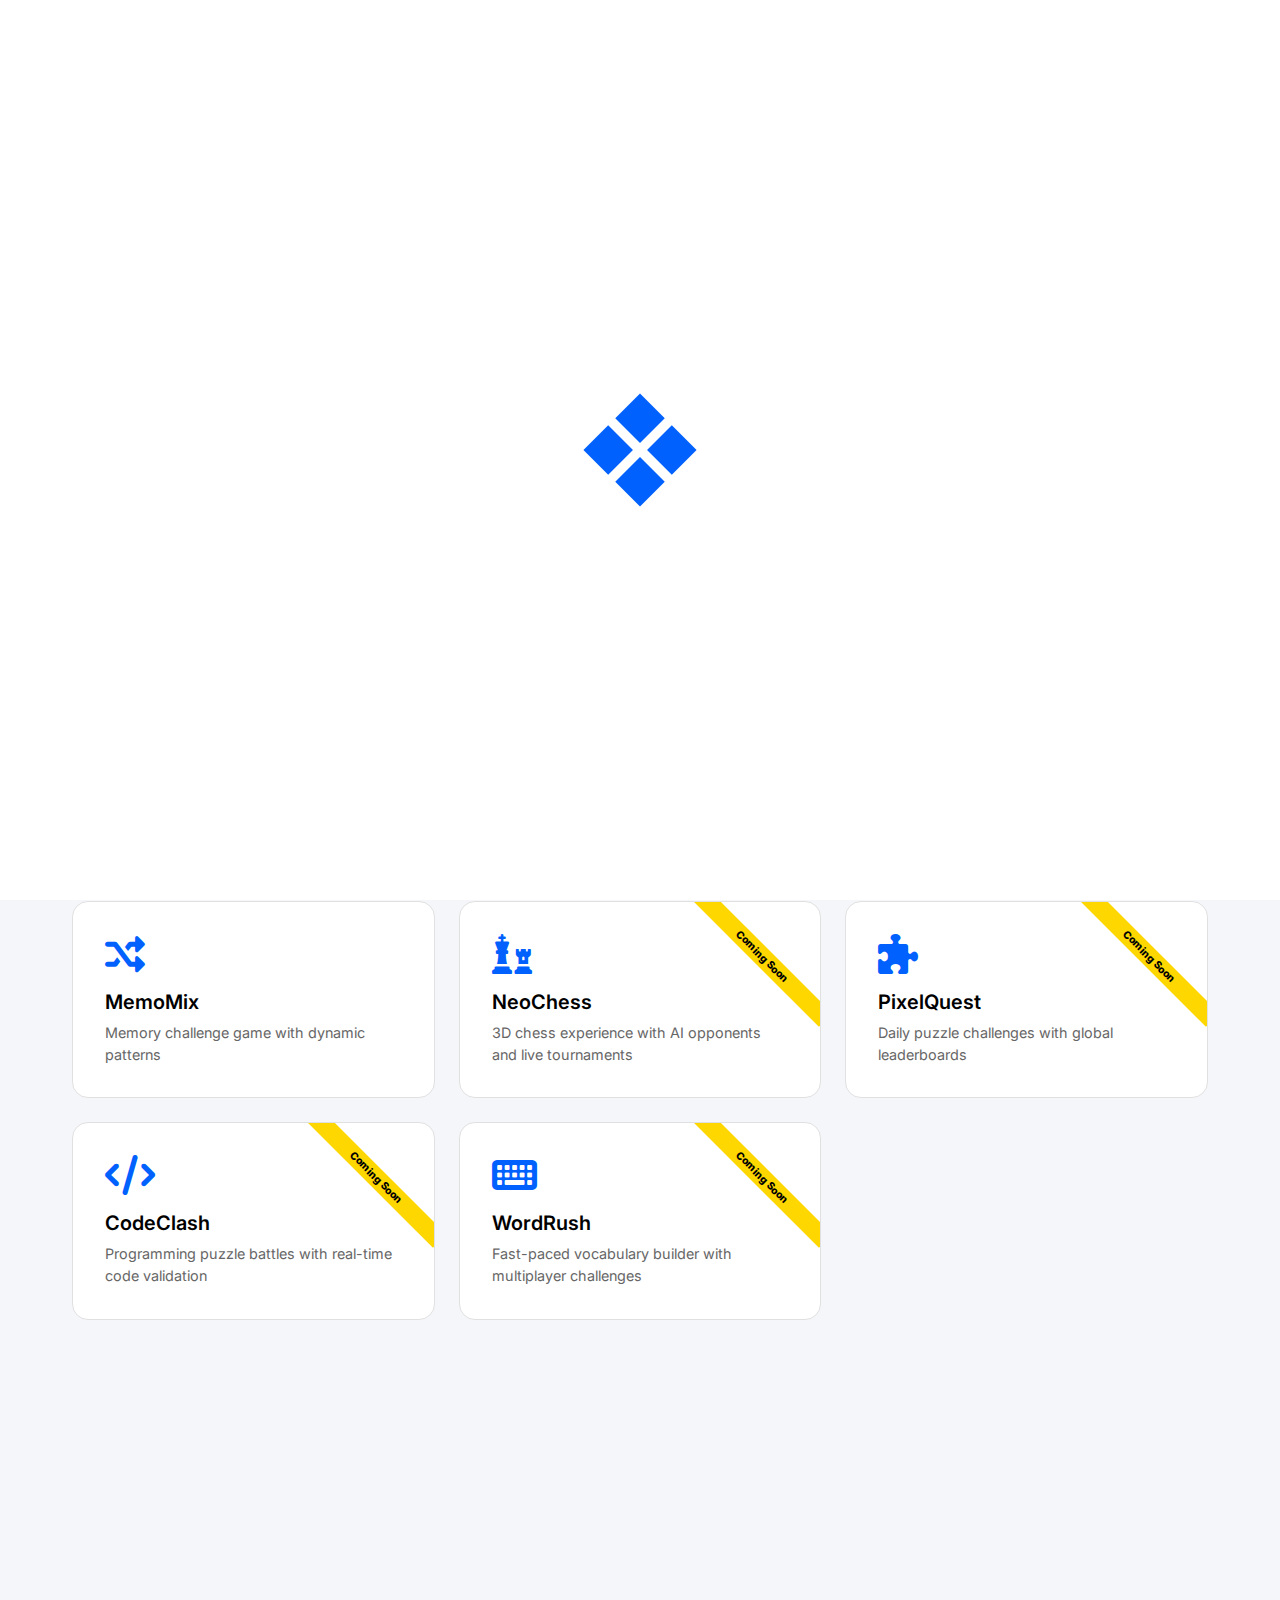
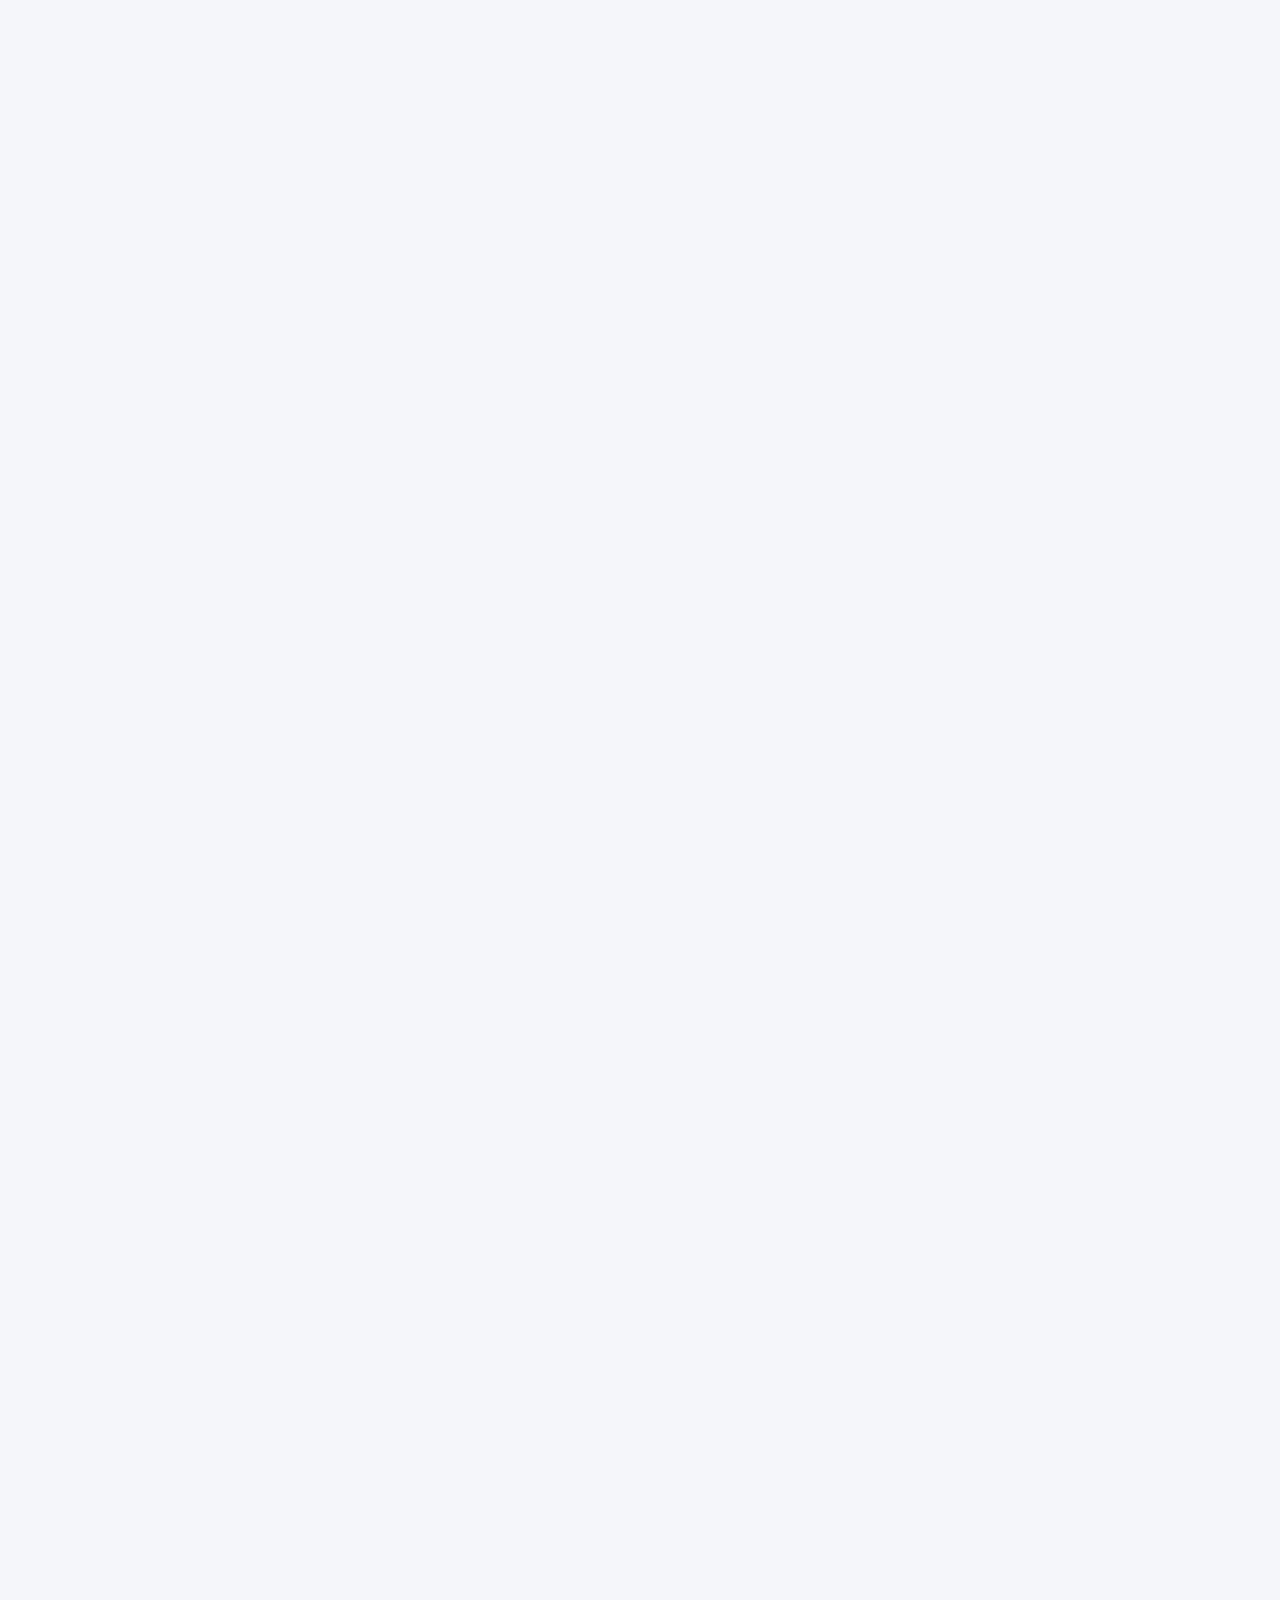
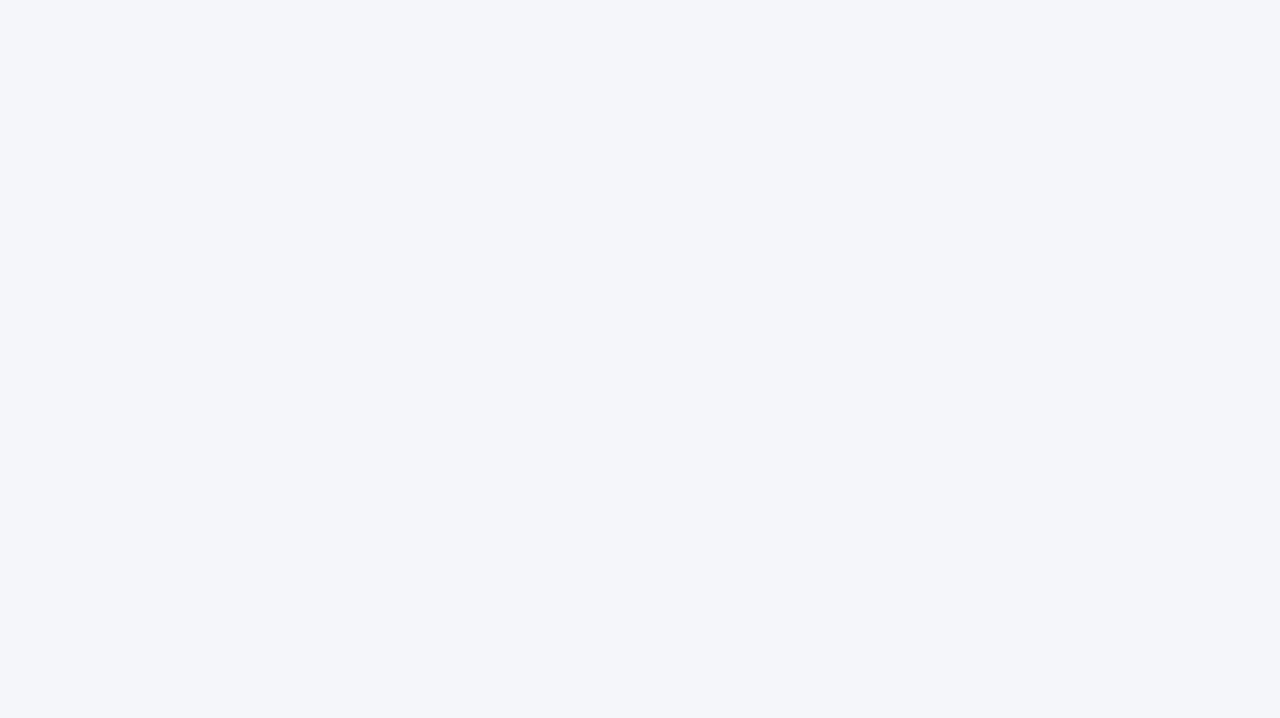
<file: index.html>
<!DOCTYPE html>
<html lang="en">

<head>
    <link rel="apple-touch-icon" sizes="180x180" href="images/apple-touch-icon.png">
    <link rel="icon" type="image/png" sizes="32x32" href="images/favicon-32x32.png">
    <link rel="icon" type="image/png" sizes="16x16" href="images/favicon-16x16.png">
    <link rel="manifest" href="/site.webmanifest">
    <meta charset="UTF-8">
    <meta name="viewport" content="width=device-width, initial-scale=1.0">
    <title>Lazzerex Digital Labs</title>
    <link rel="stylesheet" href="styles.css">
    <link href="https://fonts.googleapis.com/css2?family=Inter:wght@300;400;500;600;700&display=swap" rel="stylesheet">
    <link rel="stylesheet" href="https://cdnjs.cloudflare.com/ajax/libs/font-awesome/6.0.0/css/all.min.css">

</head>

<body>
    <div class="loading-overlay">
        <div class="loader">
            <div class="loader-square"></div>
            <div class="loader-square"></div>
            <div class="loader-square"></div>
            <div class="loader-square"></div>
        </div>
    </div>

    <nav class="navbar">
        <div class="logo">Lazzerex Digital Labs</div>
    </nav>

    <!-- Add Hero Section -->
    <section class="hero animate-on-scroll">
        <div class="hero-content">
            <h1>Digital Playground for Modern Minds</h1>
            <p class="hero-subtext">Experience reinvented classic games with cutting-edge technology and sleek design</p>
            
            <div class="cta-buttons">
                <a href="#games" class="cta-button">Explore Games</a>
                <a href="#projects" class="cta-button outline">View Projects</a>
            </div>

        <div class="stats-container">
            <div class="stat-item">
                <div class="stat-number">40+</div>
                <div class="stat-label">Games Played</div>
            </div>
            <div class="stat-item">
                <div class="stat-number">8+</div>
                <div class="stat-label">Active Players</div>
            </div>
            <div class="stat-item">
                <div class="stat-number">98%</div>
                <div class="stat-label">Positive Ratings</div>
            </div>
        </div>
    </section>

    <div class="container" id="games">
        <div class="grid animate-on-scroll">
            <a href="https://neo-sweeper.vercel.app/" class="project-block" target="_blank">
                <i class="project-icon fas fa-bomb"></i>
                <div class="project-title">NeoSweeper</div>
                <div class="project-desc">Modern twist on classic minesweeper with enhanced visuals and gameplay
                    mechanics</div>
            </a>

            <a href="https://neo-sudoku.vercel.app/" class="project-block" target="_blank">
                <i class="project-icon fas fa-border-all"></i>
                <div class="project-title">NeoSudoku</div>
                <div class="project-desc">Intelligent number puzzle game with multiple difficulty levels and hints</div>
            </a>

            <a href="https://neo-2048.vercel.app/" class="project-block" target="_blank">
                <i class="project-icon fas fa-superscript"></i>
                <div class="project-title">Neo2048</div>
                <div class="project-desc">Reimagined sliding block puzzle with smooth animations</div>
            </a>

            <a href="https://memomix.vercel.app/" class="project-block" target="_blank">
                <i class="project-icon fas fa-shuffle"></i>
                <div class="project-title">MemoMix</div>
                <div class="project-desc">Memory challenge game with dynamic patterns</div>
            </a>
            <div class="project-block coming-soon">
                <i class="project-icon fas fa-chess"></i>
                <div class="project-title">NeoChess</div>
                <div class="project-desc">3D chess experience with AI opponents and live tournaments</div>
            </div>

            <div class="project-block coming-soon">
                <i class="project-icon fas fa-puzzle-piece"></i>
                <div class="project-title">PixelQuest</div>
                <div class="project-desc">Daily puzzle challenges with global leaderboards</div>
            </div>


            <div class="project-block coming-soon">
                <i class="project-icon fas fa-code"></i>
                <div class="project-title">CodeClash</div>
                <div class="project-desc">Programming puzzle battles with real-time code validation</div>
            </div>

            <div class="project-block coming-soon">
                <i class="project-icon fas fa-keyboard"></i>
                <div class="project-title">WordRush</div>
                <div class="project-desc">Fast-paced vocabulary builder with multiplayer challenges</div>
            </div>
        </div>
    </div>

    <!-- Side Projects Section -->
    <section class="featured-section animate-on-scroll" id="projects">
        <div class="container">
            <h2 style="text-align: center; margin-bottom: 2rem;">Side Projects & Experiments</h2>
            <div class="grid">
                <a href="https://github.com/lazzerex/task-flow" class="project-block" target="_blank">
                    <i class="project-icon fas fa-tasks" style="color: #3b82f6;"></i>
                    <div class="project-title">TaskFlow</div>
                    <div class="project-desc">
                        Full-featured task management system with priority levels, due dates,
                        and collaborative workspaces. Built with Laravel and Tailwind CSS.
                    </div>
                    <div class="tech-stack">
                        <span class="tech-pill">Laravel</span>
                        <span class="tech-pill">Tailwind</span>
                        <span class="tech-pill">MySQL</span>
                    </div>
                </a>

                <a href="https://github.com/lazzerex/portfolio-layout" class="project-block" target="_blank">
                    <i class="project-icon fas fa-laptop-code" style="color: #10b981;"></i>
                    <div class="project-title">Portfolio Architect</div>
                    <div class="project-desc">
                        Modern portfolio template system with dynamic content loading and
                        interactive elements. Powered by Laravel and Alpine.js.
                    </div>
                    <div class="tech-stack">
                        <span class="tech-pill">Alpine.js</span>
                        <span class="tech-pill">Laravel</span>
                        <span class="tech-pill">Tailwind</span>
                    </div>
                </a>
            </div>
        </div>
    </section>

    <!-- Featured Section -->
    <section class="featured-section animate-on-scroll">
        <div class="container">
            <h2 style="text-align: center; margin-bottom: 2rem;">Why Choose Our Games?</h2>
            <div class="grid">
                <div class="project-block" style="background: #f8f9fa;">
                    <i class="project-icon fas fa-rocket" style="color: #ff6b6b;"></i>
                    <div class="project-title">Instant Play</div>
                    <div class="project-desc">No downloads required - play directly in your browser</div>
                </div>
                <div class="project-block" style="background: #f8f9fa;">
                    <i class="project-icon fas fa-mobile-alt" style="color: #4ecdc4;"></i>
                    <div class="project-title">Mobile Optimized</div>
                    <div class="project-desc">Seamless experience across all devices</div>
                </div>
                <div class="project-block" style="background: #f8f9fa;">
                    <i class="project-icon fas fa-shield-alt" style="color: #ffd700;"></i>
                    <div class="project-title">Safe & Secure</div>
                    <div class="project-desc">Ad-free environment with privacy protection</div>
                </div>
            </div>
        </div>
    </section>

    
    <section class="features-section animate-on-scroll">
        <div class="container">
            <h2 class="section-title" style="text-align: center; margin-bottom: 2rem;">Why Developers Love Our Stack</h2>
            <div class="grid grid-three-col">
                <div class="feature-card">
                    <i class="fas fa-bolt feature-icon"></i>
                    <h3>Lightning Fast</h3>
                    <p>Optimized WebGL rendering and efficient state management</p>
                </div>
                <div class="feature-card">
                    <i class="fas fa-lock feature-icon"></i>
                    <h3>Secure by Design</h3>
                    <p>End-to-end encryption and regular security audits</p>
                </div>
                <div class="feature-card">
                    <i class="fas fa-code-branch feature-icon"></i>
                    <h3>Open Source</h3>
                    <p>Community-driven development with MIT licensing</p>
                </div>
            </div>
        </div>
    </section>
    
    <section class="newsletter-section animate-on-scroll">
        <div class="container">
            <div class="newsletter-card">
                <div class="newsletter-content">
                    <h2>Join Our Developer Circle</h2>
                    <p>Get early access to new projects and exclusive technical insights</p>
                    <form class="newsletter-form">
                        <input type="email" placeholder="Your best email..." required>
                        <button type="submit">Subscribe <i class="fas fa-arrow-right"></i></button>
                    </form>
                </div>
                <div class="newsletter-graphic">
                    <div class="pulsing-dot"></div>
                    <div class="connecting-line"></div>
                </div>
            </div>
        </div>
    </section>

    <!-- Footer -->
    <footer class="footer">
        <p>© 2025 Lazzerex Digital Labs. All rights reserved.</p>
        <div class="social-links">
            <a href="#"><i class="fab fa-twitter"></i></a>
            <a href="#"><i class="fab fa-discord"></i></a>
            <a href="#"><i class="fab fa-github"></i></a>
            <a href="#"><i class="fas fa-envelope"></i></a>
        </div>
    </footer>
    <script src="script.js"></script>
</body>

</html>
</file>
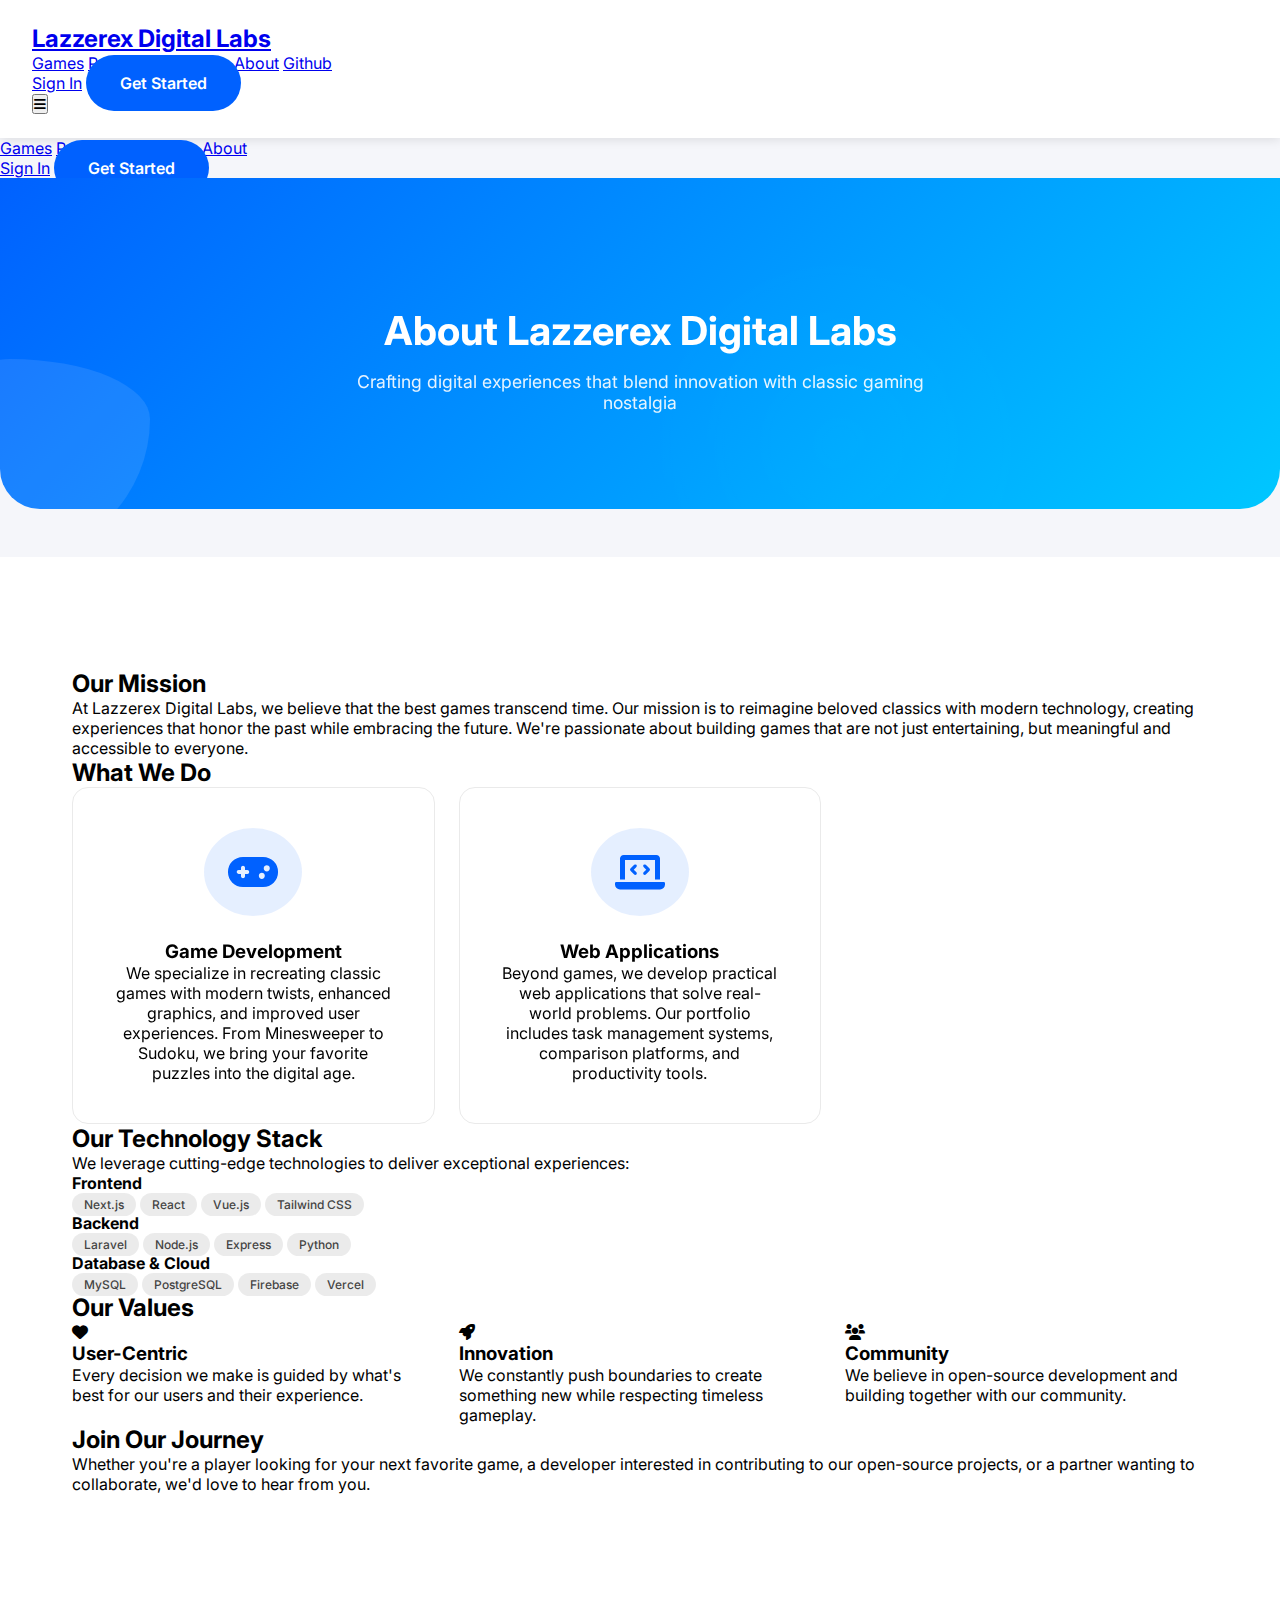
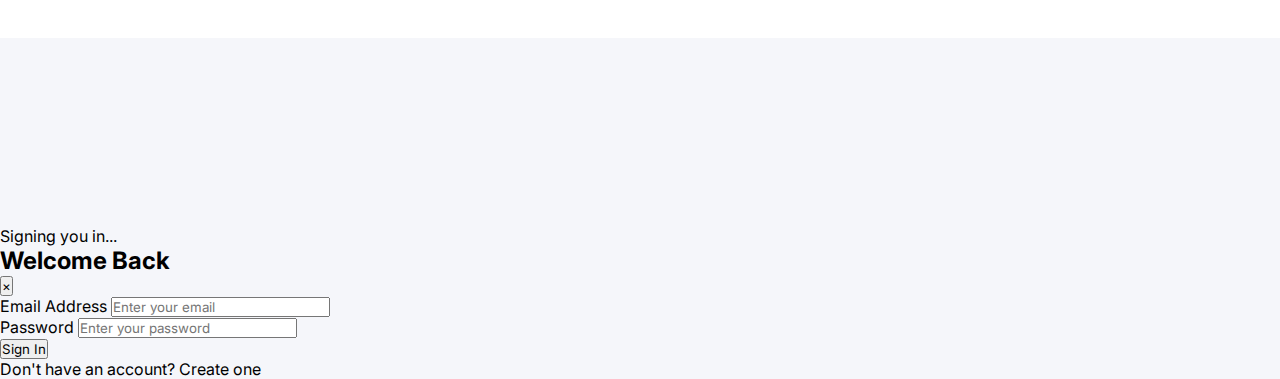
<file: about.html>
<!DOCTYPE html>
<html lang="en">

<head>
    <link rel="apple-touch-icon" sizes="180x180" href="images/apple-touch-icon.png">
    <link rel="icon" type="image/png" sizes="32x32" href="images/favicon-32x32.png">
    <link rel="icon" type="image/png" sizes="16x16" href="images/favicon-16x16.png">
    <link rel="manifest" href="/site.webmanifest">
    <meta charset="UTF-8">
    <meta name="viewport" content="width=device-width, initial-scale=1.0">
    <title>About - Lazzerex Digital Labs</title>
    <link rel="stylesheet" href="styles.css">
    <link href="https://fonts.googleapis.com/css2?family=Inter:wght@300;400;500;600;700&display=swap" rel="stylesheet">
    <link rel="stylesheet" href="https://cdnjs.cloudflare.com/ajax/libs/font-awesome/6.0.0/css/all.min.css">
</head>

<body>
    <header>
        <nav class="navbar">
            <div class="navbar-container">
                <div class="logo">
                    <a href="index.html">Lazzerex Digital Labs</a>
                </div>
                
                <div class="nav-links">
                    <a href="index.html#games" class="nav-item">Games</a>
                    <a href="index.html#projects" class="nav-item">Projects</a>
                    <a href="index.html#web-apps" class="nav-item">Web Apps</a>
                    <a href="about.html" class="nav-item active">About</a>
                    <a href="https://github.com/lazzerex" target="_blank" class="nav-item">Github</a>
                </div>
                
                <div class="nav-buttons" id="navButtons">
                    <div id="guestButtons">
                        <a href="#" class="login-button" onclick="openAuthModal('signin')">Sign In</a>
                        <a href="#" class="cta-button nav-cta" onclick="openAuthModal('signup')">Get Started</a>
                    </div>
                    
                    <div id="userProfile" class="user-profile" style="display: none;">
                        <div class="user-avatar" id="userAvatar" title="User Profile">JD</div>
                        <button class="sign-out-btn" onclick="signOut()">Sign Out</button>
                    </div>
                </div>
                
                <button class="mobile-menu-toggle" aria-label="Toggle mobile menu">
                    <i class="fas fa-bars"></i>
                </button>
            </div>
        </nav>
        
        <div class="mobile-menu">
            <a href="index.html#games" class="mobile-menu-item">Games</a>
            <a href="index.html#projects" class="mobile-menu-item">Projects</a>
            <a href="index.html#web-apps" class="mobile-menu-item">Web Apps</a>
            <a href="about.html" class="mobile-menu-item">About</a>
            <div class="mobile-buttons">
                <a href="#" class="login-button mobile">Sign In</a>
                <a href="#" class="cta-button mobile">Get Started</a>
            </div>
        </div>
    </header>

    <!-- About Hero Section -->
    <section class="hero about-hero">
        <div class="hero-content">
            <h1>About Lazzerex Digital Labs</h1>
            <p class="hero-subtext">Crafting digital experiences that blend innovation with classic gaming nostalgia</p>
        </div>
    </section>

    <!-- Mission Section -->
    <section class="featured-section">
        <div class="container">
            <div class="about-content">
                <div class="about-section">
                    <h2>Our Mission</h2>
                    <p>At Lazzerex Digital Labs, we believe that the best games transcend time. Our mission is to reimagine beloved classics with modern technology, creating experiences that honor the past while embracing the future. We're passionate about building games that are not just entertaining, but meaningful and accessible to everyone.</p>
                </div>

                <div class="about-section">
                    <h2>What We Do</h2>
                    <div class="grid grid-two-col">
                        <div class="feature-card">
                            <i class="fas fa-gamepad feature-icon"></i>
                            <h3>Game Development</h3>
                            <p>We specialize in recreating classic games with modern twists, enhanced graphics, and improved user experiences. From Minesweeper to Sudoku, we bring your favorite puzzles into the digital age.</p>
                        </div>
                        <div class="feature-card">
                            <i class="fas fa-laptop-code feature-icon"></i>
                            <h3>Web Applications</h3>
                            <p>Beyond games, we develop practical web applications that solve real-world problems. Our portfolio includes task management systems, comparison platforms, and productivity tools.</p>
                        </div>
                    </div>
                </div>

                <div class="about-section">
                    <h2>Our Technology Stack</h2>
                    <p>We leverage cutting-edge technologies to deliver exceptional experiences:</p>
                    <div class="tech-showcase">
                        <div class="tech-category">
                            <h4>Frontend</h4>
                            <div class="tech-pills">
                                <span class="tech-pill">Next.js</span>
                                <span class="tech-pill">React</span>
                                <span class="tech-pill">Vue.js</span>
                                <span class="tech-pill">Tailwind CSS</span>
                            </div>
                        </div>
                        <div class="tech-category">
                            <h4>Backend</h4>
                            <div class="tech-pills">
                                <span class="tech-pill">Laravel</span>
                                <span class="tech-pill">Node.js</span>
                                <span class="tech-pill">Express</span>
                                <span class="tech-pill">Python</span>
                            </div>
                        </div>
                        <div class="tech-category">
                            <h4>Database & Cloud</h4>
                            <div class="tech-pills">
                                <span class="tech-pill">MySQL</span>
                                <span class="tech-pill">PostgreSQL</span>
                                <span class="tech-pill">Firebase</span>
                                <span class="tech-pill">Vercel</span>
                            </div>
                        </div>
                    </div>
                </div>

                <div class="about-section">
                    <h2>Our Values</h2>
                    <div class="grid grid-three-col">
                        <div class="value-card">
                            <i class="fas fa-heart"></i>
                            <h3>User-Centric</h3>
                            <p>Every decision we make is guided by what's best for our users and their experience.</p>
                        </div>
                        <div class="value-card">
                            <i class="fas fa-rocket"></i>
                            <h3>Innovation</h3>
                            <p>We constantly push boundaries to create something new while respecting timeless gameplay.</p>
                        </div>
                        <div class="value-card">
                            <i class="fas fa-users"></i>
                            <h3>Community</h3>
                            <p>We believe in open-source development and building together with our community.</p>
                        </div>
                    </div>
                </div>

                <div class="about-section">
                    <h2>Join Our Journey</h2>
                    <p>Whether you're a player looking for your next favorite game, a developer interested in contributing to our open-source projects, or a partner wanting to collaborate, we'd love to hear from you.</p>
                    <div class="cta-buttons" style="margin-top: 2rem;">
                       
                    </div>
                </div>
            </div>
        </div>
    </section>

    <!-- Footer -->
    <footer class="footer">
        <p>© 2025 Lazzerex Digital Labs. All rights reserved.</p>
        <div class="social-links">
            <a href="https://github.com/lazzerex" target="_blank"><i class="fab fa-github"></i></a>
        </div>
    </footer>

    <!-- Authentication Modal -->
    <div id="authModal" class="auth-modal">
        <div class="auth-modal-content">
            <div id="authLoadingOverlay" class="auth-loading-overlay">
                <div class="auth-loading-content">
                    <div class="auth-spinner"></div>
                    <div class="auth-loading-text" id="authLoadingText">Signing you in...</div>
                </div>
            </div>
            
            <div class="auth-header">
                <h2 id="authModalTitle">Welcome Back</h2>
                <button class="auth-close" onclick="closeAuthModal()">&times;</button>
            </div>
            <div class="auth-body">
                <div id="successMessage" class="success-message" style="display: none;">
                    Account created successfully! Welcome to Lazzerex Digital Labs.
                </div>
                
                <form id="authForm" class="auth-form">
                    <div class="form-group">
                        <label for="email">Email Address</label>
                        <input type="email" id="email" name="email" required placeholder="Enter your email">
                    </div>
                    
                    <div class="form-group">
                        <label for="password">Password</label>
                        <input type="password" id="password" name="password" required placeholder="Enter your password">
                    </div>
                    
                    <div class="form-group" id="confirmPasswordGroup" style="display: none;">
                        <label for="confirmPassword">Confirm Password</label>
                        <input type="password" id="confirmPassword" name="confirmPassword" placeholder="Confirm your password">
                    </div>
                    
                    <div class="form-group" id="nameGroup" style="display: none;">
                        <label for="fullName">Full Name</label>
                        <input type="text" id="fullName" name="fullName" placeholder="Enter your full name">
                    </div>
                    
                    <button type="submit" class="auth-submit" id="authSubmitBtn">Sign In</button>
                </form>
                
                <div class="auth-switch">
                    <span id="authSwitchText">Don't have an account?</span>
                    <a class="auth-switch-link" onclick="toggleAuthMode()" id="authSwitchLink">Create one</a>
                </div>
            </div>
        </div>
    </div>

    <script src="script.js"></script>
</body>

</html>
</file>
<file: styles.css>
html {
    scroll-behavior: smooth;
}

body {
    opacity: 1;
    transition: opacity 0.3s ease;
}

/* body.loading {
    opacity: 0;
} */


.hero {
    text-align: center;
    padding: 6rem 2rem 4rem;
    background: linear-gradient(135deg, #0061ff 0%, #00c7ff 100%);
    color: white;
    border-radius: 0 0 40px 40px;
    margin-bottom: 3rem;
    opacity: 1;
    transform: translateY(0);
    position: relative;
    overflow: hidden;
    padding: 8rem 2rem 6rem;
}

.hero::before {
    content: "";
    position: absolute;
    width: 400px;
    height: 400px;
    background: radial-gradient(circle, rgba(255,255,255,0.1) 0%, transparent 70%);
    top: 20%;
    left: 50%;
    animation: float 12s infinite;
    mix-blend-mode: soft-light;
}

.hero::after {
    content: "";
    position: absolute;
    bottom: -50px;
    left: -50px;
    width: 200px;
    height: 200px;
    background: rgba(255,255,255,0.1);
    border-radius: 30% 70% 70% 30% / 30% 30% 70% 70%;
    animation: float 20s infinite;
}

@keyframes float {
    0%, 100% { transform: translate(0, 0) rotate(0deg); }
    25% { transform: translate(100px, 50px) rotate(5deg); }
    50% { transform: translate(-50px, 100px) rotate(-5deg); }
    75% { transform: translate(-100px, -50px) rotate(5deg); }
    0%, 100% { transform: translate(-50%, -50%) scale(1); }
    50% { transform: translate(-50%, -55%) scale(1.05); }

}


.hero-content {
    position: relative;
    z-index: 2;
}

.hero-subtext {
    font-size: 1.25rem;
    margin: 1.5rem auto;
    max-width: 800px;
    animation: slideUpFadeIn 1s ease-out 0.4s backwards;
}


.hero h1 {
    font-size: 2.5rem;
    margin-bottom: 1rem;
    font-weight: 700;
    animation: slideUpFadeIn 1s ease-out 0.2s backwards;
}

.hero p {
    font-size: 1.1rem;
    opacity: 0.9;
    max-width: 600px;
    margin: 0 auto;
}

.cta-buttons {
    margin: 2.5rem 0;
    display: flex;
    gap: 1rem;
    justify-content: center;
    flex-wrap: wrap;
    animation: slideUpFadeIn 1s ease-out 0.6s backwards;
}

.cta-button {
    padding: 1rem 2rem;
    border-radius: 50px;
    background: #0061ff;
    color: white;
    text-decoration: none;
    font-weight: 600;
    transition: all 0.2s ease;
    border: 2px solid transparent;
}

.cta-button.outline {
    background: transparent;
    border-color: rgba(255,255,255,0.3);
    color: white;
}

.cta-button:hover {
    transform: translateY(-2px);
    box-shadow: 0 5px 15px rgba(0,0,0,0.2);
}

.stats-container {
    display: flex;
    justify-content: center;
    gap: 3rem;
    margin: 2rem 0;
}

.stat-number {
font-feature-settings: "tnum";
font-variant-numeric: tabular-nums;
transition: all 0.3s ease-out;
display: inline-block;
transition: all 0.4s cubic-bezier(0.34, 1.56, 0.64, 1);
}

.stat-item {
    text-align: center;
    perspective: 1000px;
}

.stat-number {
    font-size: 2rem;
    font-weight: 700;
    color: #ffd700;
}

.stat-item:hover .stat-number {
    transform: rotateX(15deg) scale(1.1);
    text-shadow: 0 5px 15px rgba(0,0,0,0.1);
}

.stat-label {
    font-size: 0.9rem;
    opacity: 0.8;
}

.coming-soon {
    position: relative;
    overflow: hidden;
}

.coming-soon::after {
    content: "Coming Soon";
    position: absolute;
    top: 45px;
    right: -30px;
    background: #ffd700;
    color: #000;
    padding: 3px 30px;
    transform: rotate(45deg);
    font-size: 2rem;
    font-weight: 800;
    z-index: 1;
    pointer-events: none;
    font-size: 0.65rem;
    right: -32px;
    width: 120px;
    text-align: center;
}

.featured-section {
    background: white;
    padding: 4rem 0;
    margin: 3rem 0;
}

/* Add animation */
@keyframes cardEntrance {
    from {
        opacity: 0;
        transform: translateY(20px);
    }
    to {
        opacity: 1;
        transform: translateY(0);
    }
}

.footer {
    background: #1a1a1a;
    color: white;
    padding: 2rem;
    text-align: center;
    margin-top: 4rem;
    opacity: 0;
    transform: translateY(20px);
    transition: all 0.6s ease-out;

}

.footer.animate {
    opacity: 1;
    transform: translateY(0);
}

.social-links {
    margin-top: 1rem;
}

.social-links a {
    color: white;
    margin: 0 10px;
    font-size: 1.2rem;
    opacity: 0.7;
    transition: opacity 0.2s;
}

.social-links a:hover {
    opacity: 1;
}


* {
    margin: 0;
    padding: 0;
    box-sizing: border-box;
    font-family: 'Inter', sans-serif;
}

body {
    background: #f5f6fa;
    min-height: 100vh;
}

.navbar {
    background: white;
    padding: 1.5rem 2rem;
    box-shadow: 0 2px 10px rgba(0,0,0,0.1);
    display: flex;
    align-items: center;
}

.logo {
    
    font-weight: 700;
    font-size: 1.5rem;
    color: #0061ff;
    margin-right: 2rem;
}

.container {
    max-width: 1200px;
    margin: 3rem auto;
    padding: 0 2rem;
}

.grid {
    display: grid;
    grid-template-columns: repeat(auto-fit, minmax(250px, 1fr));
    gap: 1.5rem;
}

.project-block {
    animation: cardEntrance 3.5s ease-out;
    animation-fill-mode: backwards;
    background: white;
    border-radius: 16px;
    padding: 2rem;
    cursor: pointer;
    text-decoration: none;
    color: inherit;
    border: 1px solid #e0e0e0;
    transition: all 0.3s cubic-bezier(0.25, 0.46, 0.45, 0.94);
    position: relative;
}

.project-block:hover {
    transform: translateY(-8px) rotateX(5deg) rotateY(-2deg);
    box-shadow: 0 20px 40px rgba(0,0,0,0.12);
    border-color: #0061ff;
}



.project-icon {
    font-size: 2.5rem;
    margin-bottom: 1rem;
    color: #0061ff;
}

.project-title {
    font-weight: 600;
    margin-bottom: 0.5rem;
    font-size: 1.25rem;
}

.project-desc {
    color: #666;
    font-size: 0.9rem;
    line-height: 1.5;
}

@media (max-width: 768px) {
    .grid {
        grid-template-columns: 1fr;
    }
}

@media (min-width: 1024px) {
    .grid {
        grid-template-columns: repeat(3, 1fr);
    }
}

@media (max-width: 1023px) and (min-width: 768px) {
    .grid {
        grid-template-columns: repeat(2, 1fr);
    }
}

body:not(.loaded) {
    overflow: hidden;
}

.loaded .loading-overlay {
    opacity: 0;
    pointer-events: none;
}

.loading-overlay {
    position: fixed;
    top: 0;
    left: 0;
    width: 100%;
    height: 100%;
    background: white;
    z-index: 9999;
    display: flex;
    justify-content: center;
    align-items: center;
    transition: opacity 0.5s ease;
}

.loader {
    width: 80px;
    height: 80px;
    position: relative;
    transform: rotate(45deg);
}

.loader-square {
    position: absolute;
    width: 35px;
    height: 35px;
    background: #0061ff;
    animation: loadAnim 1.6s ease infinite;
}

.loader-square:nth-child(1) {
    top: 0;
    left: 0;
    animation-delay: 0s;
}

.loader-square:nth-child(2) {
    top: 0;
    right: 0;
    animation-delay: 0.4s;
}

.loader-square:nth-child(3) {
    bottom: 0;
    left: 0;
    animation-delay: 1.2s;
}

.loader-square:nth-child(4) {
    bottom: 0;
    right: 0;
    animation-delay: 0.8s;
}

@keyframes loadAnim {
    0%, 100% {
        transform: scale(1);
        opacity: 1;
    }
    50% {
        transform: scale(0.5);
        opacity: 0.5;
    }
}

@keyframes slideUpFadeIn {
    from {
        opacity: 0;
        transform: translateY(30px);
    }
    to {
        opacity: 1;
        transform: translateY(0);
    }
}

.loaded .loading-overlay {
    opacity: 0;
    pointer-events: none;
}


/* body.loading {
    overflow: hidden;
} */

/* Side Projects Specific Styles */
.tech-stack {
    margin-top: 1rem;
    display: flex;
    gap: 0.5rem;
    flex-wrap: wrap;
}

.tech-pill {
    background: rgba(0,0,0,0.08);
    padding: 0.25rem 0.75rem;
    border-radius: 20px;
    font-size: 0.75rem;
    font-weight: 500;
    color: #444;
}

.featured-section .project-block {
    position: relative;
    overflow: hidden;
}

.featured-section .project-icon {
    font-size: 2rem;
    margin-bottom: 1.5rem;
}

.featured-section .project-title {
    font-size: 1.3rem;
    margin-bottom: 0.75rem;
}

/* Features Section */
.features-section {
    padding: 5rem 0;
    background: linear-gradient(to bottom right, #f8f9fa, #ffffff);
}

.feature-card {
    padding: 2.5rem;
    background: white;
    border-radius: 16px;
    text-align: center;
    transition: transform 0.3s ease;
    border: 1px solid #eaeaea;
    transform-style: preserve-3d;
    position: relative;
}

.feature-card::before {
    content: "";
    position: absolute;
    inset: 0;
    background: radial-gradient(circle at var(--x) var(--y), 
        rgba(0,97,255,0.08) 0%, 
        transparent 80%);
    opacity: 0;
    transition: opacity 0.3s ease;
}

.feature-card:hover::before {
    opacity: 1;
}


.feature-icon {
    font-size: 2.5rem;
    color: #0061ff;
    margin-bottom: 1.5rem;
    background: rgba(0,97,255,0.1);
    padding: 1.5rem;
    border-radius: 50%;
    transition: transform 0.3s ease;
}

.feature-card:hover .feature-icon {
    transform: rotate(-15deg) scale(1.1);
}

.grid-three-col {
    grid-template-columns: repeat(3, 1fr);
}

/* Newsletter Section Styles */
.newsletter-section {
    padding: 6rem 0;
    background: #f8fafc;
}

.newsletter-card {
    background: white;
    border-radius: 24px;
    padding: 4rem;
    display: flex;
    gap: 3rem;
    align-items: center;
    box-shadow: 0 20px 40px rgba(0,0,0,0.08);
    position: relative;
    overflow: hidden;
}

.newsletter-content {
    flex: 1;
}

.newsletter-content h2 {
    font-size: 2.2rem;
    margin-bottom: 1.5rem;
    color: #1e293b;
}

.newsletter-content p {
    color: #64748b;
    margin-bottom: 2rem;
    font-size: 1.1rem;
}

.newsletter-form {
    display: flex;
    gap: 1rem;
    max-width: 600px;
}

.newsletter-form input {
    flex: 1;
    padding: 1rem 1.5rem;
    border: 2px solid #e2e8f0;
    border-radius: 12px;
    font-size: 1rem;
    transition: all 0.3s ease;
}

.newsletter-form input:focus {
    outline: none;
    border-color: #0061ff;
    box-shadow: 0 0 0 3px rgba(0,97,255,0.1);
}

.newsletter-form button {
    padding: 1rem 2rem;
    border: none;
    border-radius: 12px;
    background: #0061ff;
    color: white;
    font-weight: 600;
    cursor: pointer;
    transition: all 0.3s ease;
    display: flex;
    align-items: center;
    gap: 0.5rem;
}

.newsletter-form button:hover {
    background: #0052d6;
    transform: translateY(-1px);
}

.newsletter-graphic {
    position: relative;
    width: 300px;
    height: 200px;
    display: flex;
    justify-content: center;
    align-items: center;
}

.pulsing-dot {
    width: 120px;
    height: 120px;
    background: rgba(0,97,255,0.1);
    border-radius: 50%;
    position: relative;
    animation: pulse 2s infinite;
}

.pulsing-dot::after {
    content: "";
    position: absolute;
    width: 40px;
    height: 40px;
    background: #0061ff;
    border-radius: 50%;
    top: 50%;
    left: 50%;
    transform: translate(-50%, -50%);
}

.connecting-line {
    position: absolute;
    height: 2px;
    background: #e2e8f0;
    width: 80%;
    top: 50%;
    left: 10%;
    animation: connect 3s infinite;
}

@keyframes pulse {
    0% { transform: scale(1); opacity: 1; }
    50% { transform: scale(1.2); opacity: 0.5; }
    100% { transform: scale(1); opacity: 1; }
}

@keyframes connect {
    0%, 100% { transform: scaleX(1); opacity: 1; }
    50% { transform: scaleX(1.1); opacity: 0.8; }
}

/* Responsive Design */
@media (max-width: 768px) {
    .newsletter-card {
        flex-direction: column;
        padding: 2rem;
    }
    
    .newsletter-graphic {
        display: none;
    }
    
    .newsletter-form {
        flex-direction: column;
    }
    
    .newsletter-form button {
        justify-content: center;
    }
}

.animate-on-scroll {
    opacity: 0;
    transform: translateY(20px);
    transition: opacity 0.6s ease-out, transform 0.6s ease-out;
}

.animate-on-scroll.animate {
    opacity: 1;
    transform: translateY(0);
}
</file>
